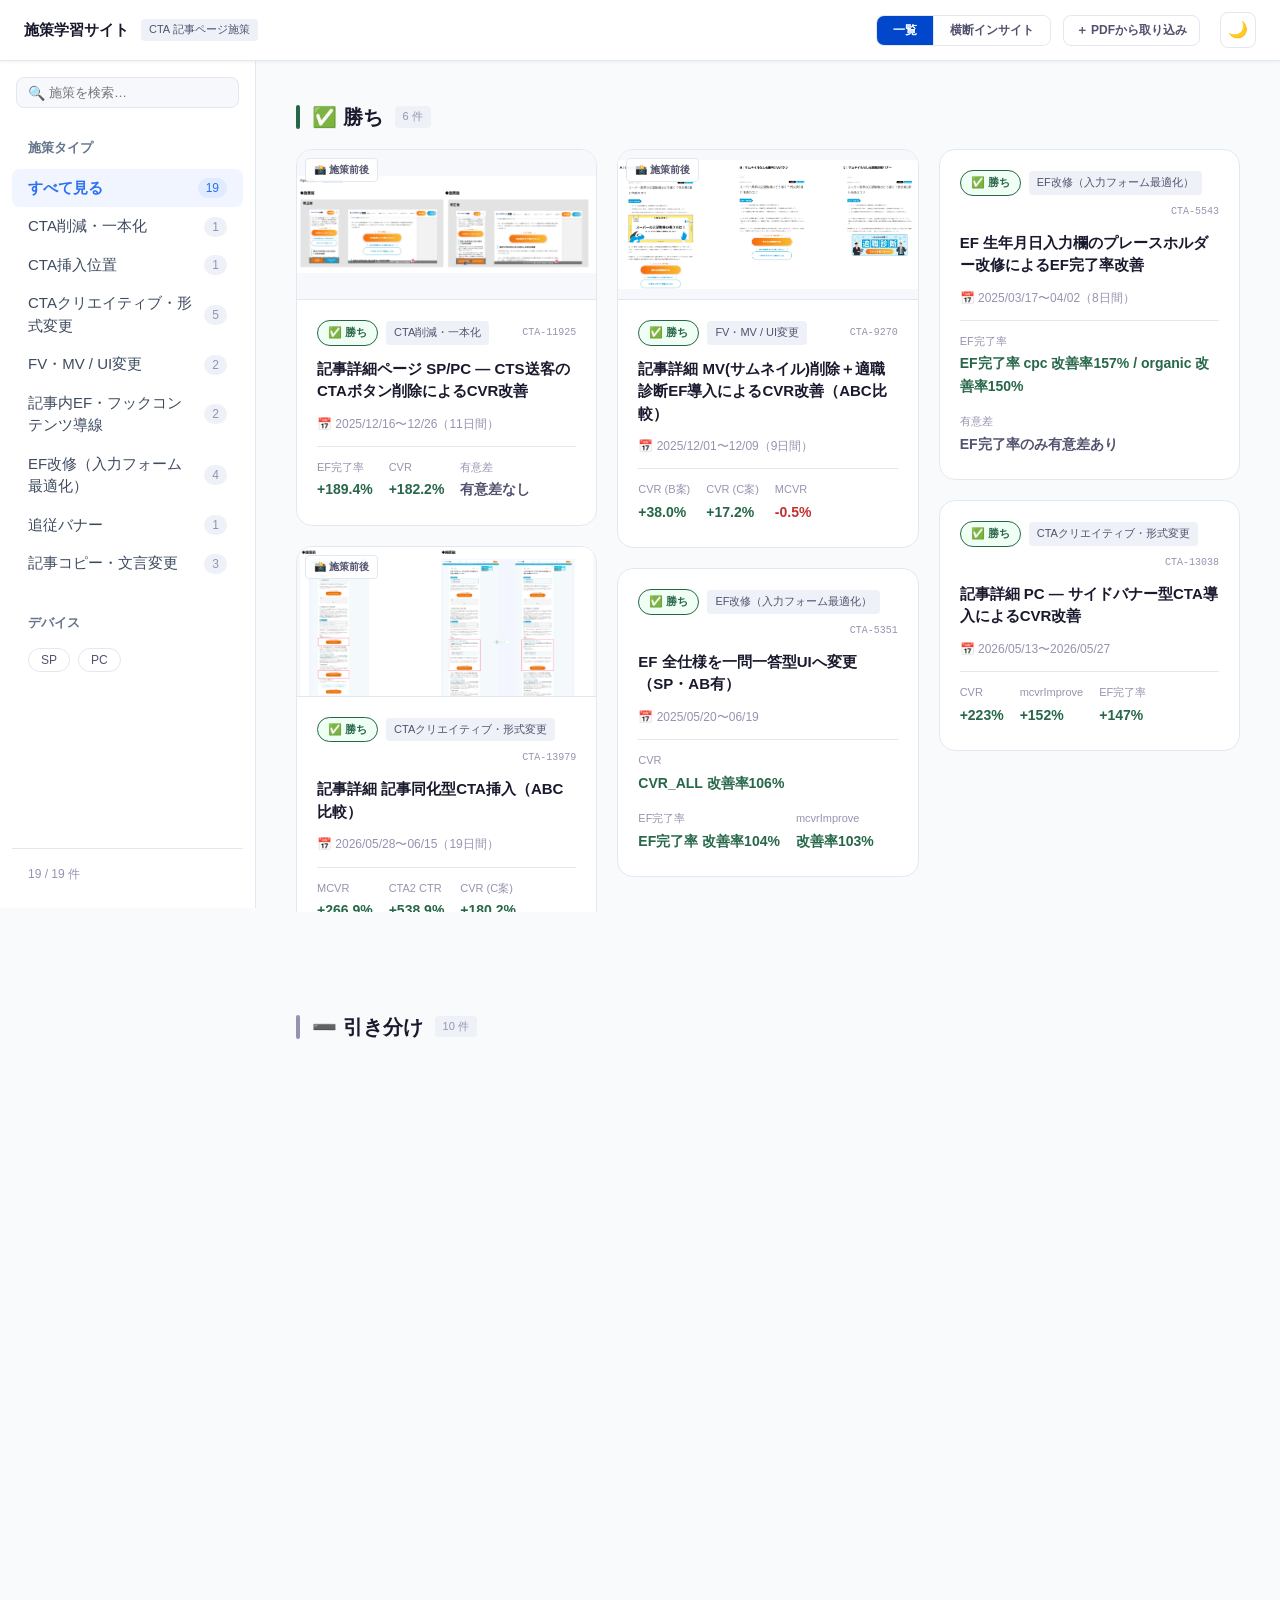
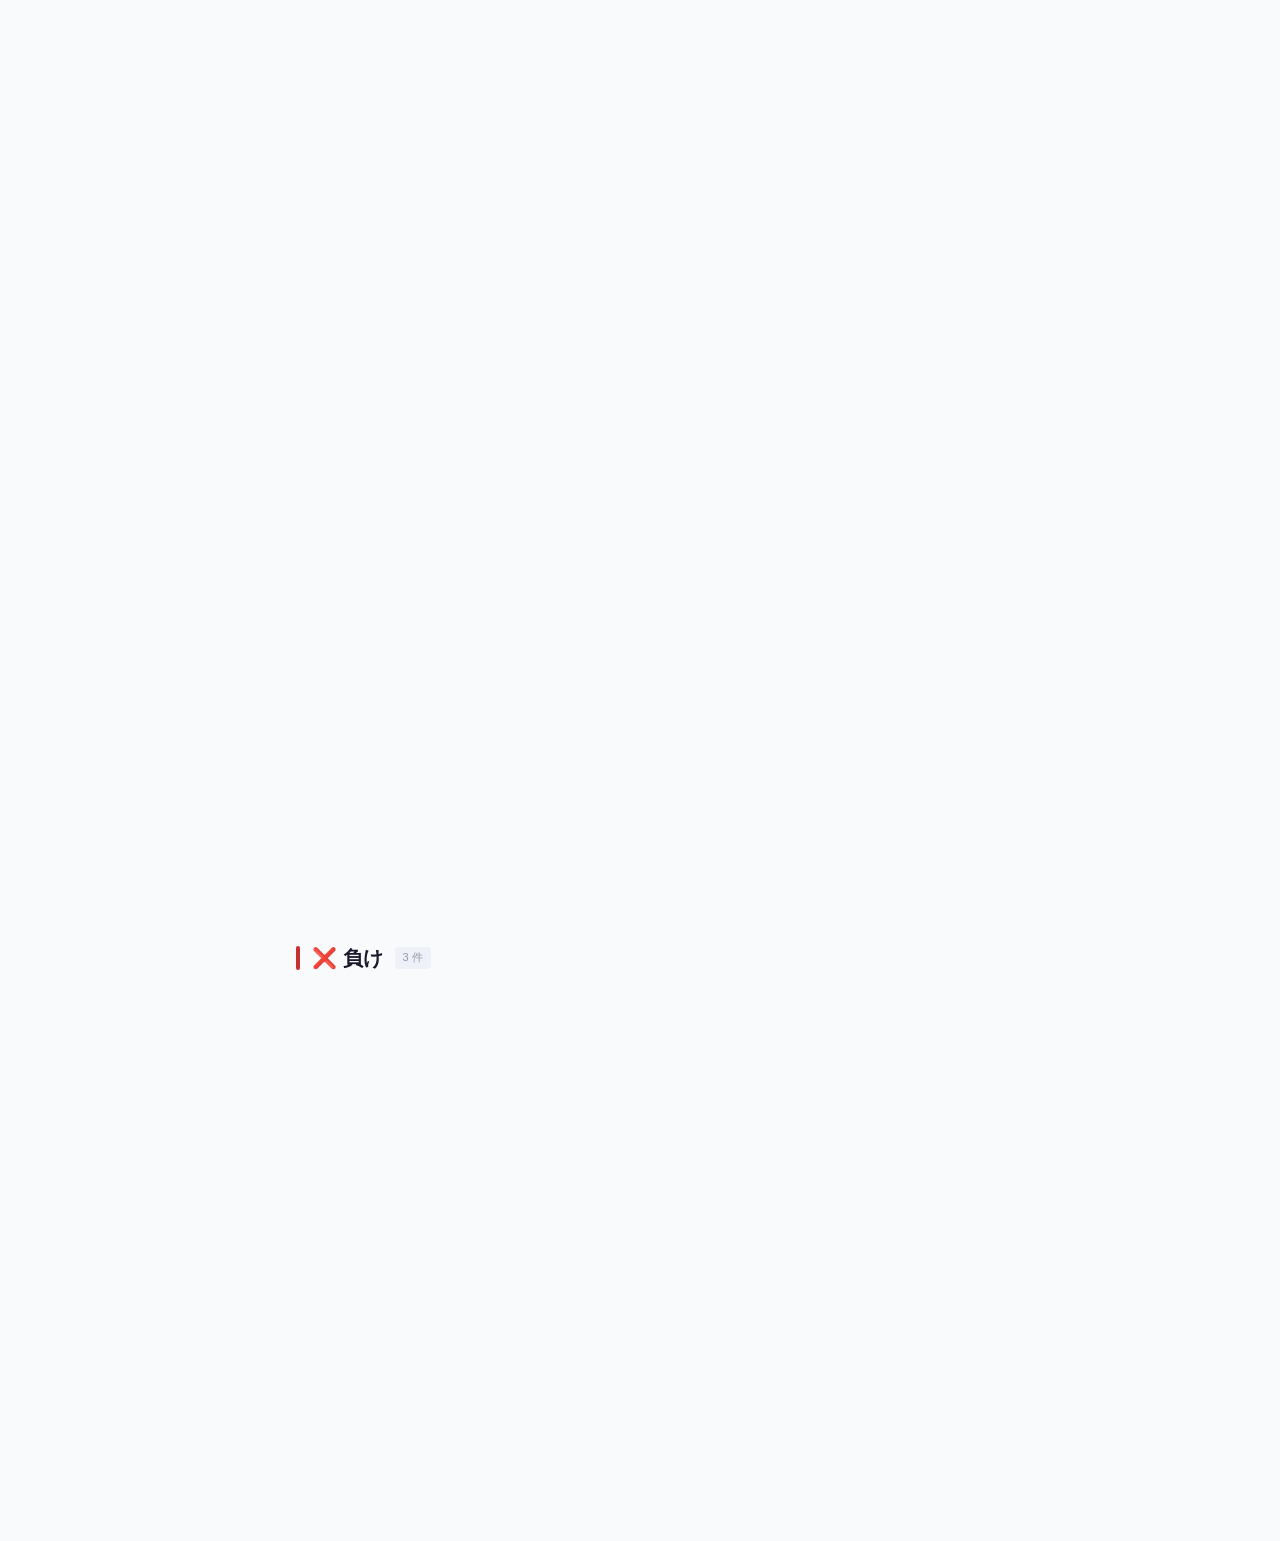
<file: index.html>
<!DOCTYPE html>
<html lang="ja">
<head>
<meta charset="UTF-8">
<meta name="viewport" content="width=device-width, initial-scale=1.0">
<title>施策学習サイト — CTA</title>
<link rel="stylesheet" href="assets/css/style.css">
<script>
/* 保存済みテーマを描画前に適用（チラつき防止）。未選択ならOSの設定に追従。 */
(function(){try{var t=localStorage.getItem('cta-theme');if(t==='dark'||t==='light')document.documentElement.setAttribute('data-theme',t);}catch(e){}})();
</script>
</head>
<body>

<!-- ===== HTML ===== -->
<header class="site-header">
  <span class="site-title">施策学習サイト</span>
  <span class="site-badge">CTA 記事ページ施策</span>
  <div class="view-toggle">
    <button class="view-btn active" id="btn-list" onclick="switchView('list')">一覧</button>
    <button class="view-btn" id="btn-insights" onclick="switchView('insights')">横断インサイト</button>
  </div>
  <button class="import-link" type="button" onclick="openImport()" title="検証用シートPDFをドロップして即カード化（このブラウザに一時保存）">＋ PDFから取り込み</button>
  <button class="theme-toggle" id="theme-toggle" type="button" onclick="toggleTheme()" title="ダークモードに切替" aria-label="ダークモードに切替">🌙</button>
</header>

<div class="layout">
<aside class="sidebar" id="sidebar">
  <div class="sidebar-search">
    <span class="search-icon">🔍</span>
    <input class="search-input" type="text" id="search-input" placeholder="施策を検索…" oninput="applyFilters()">
  </div>
  <div class="sidebar-group">
    <div class="sidebar-title">施策タイプ</div>
    <nav id="sidebar-types"></nav>
  </div>
  <div class="sidebar-group">
    <div class="sidebar-title">デバイス</div>
    <div class="sidebar-devices" id="device-chips"></div>
  </div>
  <div class="sidebar-footer" id="filter-count"></div>
</aside>
<div class="content">

<main class="main">
  <!-- List view -->
  <div id="view-list">
    <div class="result-section" id="section-win">
      <div class="section-head">
        <div class="section-marker win"></div>
        <span class="section-title">✅ 勝ち</span>
        <span class="section-count" id="count-win"></span>
      </div>
      <div class="cards-masonry" id="cards-win"></div>
    </div>
    <div class="result-section" id="section-draw">
      <div class="section-head">
        <div class="section-marker draw"></div>
        <span class="section-title">➖ 引き分け</span>
        <span class="section-count" id="count-draw"></span>
      </div>
      <div class="cards-masonry" id="cards-draw"></div>
    </div>
    <div class="result-section" id="section-loss">
      <div class="section-head">
        <div class="section-marker loss"></div>
        <span class="section-title">❌ 負け</span>
        <span class="section-count" id="count-loss"></span>
      </div>
      <div class="cards-masonry" id="cards-loss"></div>
    </div>
    <div id="no-results" style="display:none">
      <div class="empty-card">該当する施策が見つかりません。フィルターを変更してください。</div>
    </div>
  </div>

  <!-- Insights view -->
  <div id="view-insights">
    <div class="ins-panel" style="margin-bottom:var(--sp-24)">
      <div class="ins-panel-title"><span class="ins-panel-icon">📊</span> 全体勝率</div>
      <div class="score-bar-wrap">
        <div class="score-bar" id="score-bar"></div>
        <div class="score-legend">
          <div class="score-legend-item"><div class="legend-dot" style="background:var(--win-border)"></div>勝ち</div>
          <div class="score-legend-item"><div class="legend-dot" style="background:var(--draw-border)"></div>引き分け</div>
          <div class="score-legend-item"><div class="legend-dot" style="background:var(--loss-border)"></div>負け</div>
        </div>
      </div>
      <p style="font-size:13px;color:var(--text-medium);margin-top:var(--sp-8)">判定方法: チームの採用判断基準（案C） — 寄せ対応・本番採用 = 勝ち、デバイス別採用 = 引き分け、未採用 = 負け</p>
    </div>
    <div class="ins-grid">
      <div class="ins-panel">
        <div class="ins-panel-title"><span class="ins-panel-icon">💡</span> 横断パターン</div>
        <div id="pattern-list"></div>
      </div>
      <div class="ins-panel">
        <div class="ins-panel-title"><span class="ins-panel-icon">🧪</span> 仮説の外れパターン</div>
        <div id="hypo-miss-list"></div>
      </div>
    </div>

    <h2 style="font-size:15px;font-weight:700;margin-bottom:var(--sp-16);color:var(--text-high)">施策別サマリ</h2>
    <div class="ins-grid" id="all-cards-insights"></div>
  </div>
</main>

</div><!-- /.content -->
</div><!-- /.layout -->

<!-- ===== PDF取り込みオーバーレイ（サイト上で即カード化・localStorage保存） ===== -->
<div class="import-overlay" id="import-overlay" onclick="closeImportOnOverlay(event)">
  <div class="import-modal">
    <div class="import-modal-head">
      <strong>PDFから施策カードを取り込み</strong>
      <button class="modal-close" type="button" onclick="closeImport()">×</button>
    </div>
    <p class="import-note">
      検証用シートPDFをドロップすると、このブラウザに<strong>即カード化</strong>されます。
      ⚠️ これは <strong>measures.js に未保存＝他の人には共有されません</strong>（このブラウザのみ）。
      機械抽出のみの下書きで、判定（勝ち/負け）・事実/AI推論の仕分け・デザイン観点は<strong>要レビュー</strong>です。
    </p>
    <div id="site-drop" class="site-drop">
      <strong>PDFをここにドロップ</strong><br>
      <span>またはクリックして選択（.pdf）</span>
      <input type="file" id="site-file" accept="application/pdf,.pdf" hidden>
    </div>
    <div id="import-status" class="import-status"></div>
    <p class="import-foot">
      measures.js に「正」として保存し全員に共有したい場合は
      <a href="tools/import.html">取り込みツール（スニペット出力）</a> を使ってください。
    </p>
  </div>
</div>

<!-- ===== Modal ===== -->
<div class="modal-overlay" id="modal-overlay" onclick="closeModalOnOverlay(event)">
  <div class="modal" id="modal">
    <div class="modal-header">
      <div class="modal-hinfo">
        <div class="modal-badges" id="modal-badges"></div>
        <div class="modal-title" id="modal-title"></div>
        <div class="modal-id" id="modal-id"></div>
      </div>
      <button class="modal-close" onclick="closeModal()">×</button>
    </div>
    <div class="modal-body" id="modal-body"></div>
  </div>
</div>

<!-- ===== データ（施策の正: MEASURES / INSIGHTS / SCREENSHOTS） ===== -->
<script src="data/measures.js"></script>
<!-- ===== PDF取り込み用（pdf.jsローカル同梱・CDN不使用）+ 共通抽出ロジック ===== -->
<script>window.PDFJS_WORKER_SRC = "vendor/pdfjs/pdf.worker.min.js";</script>
<script src="vendor/pdfjs/pdf.min.js"></script>
<script src="assets/js/extract.js"></script>
<!-- ===== 表示ロジック（末尾で init() 実行） ===== -->
<script src="assets/js/app.js"></script>

</body>
</html>
</file>
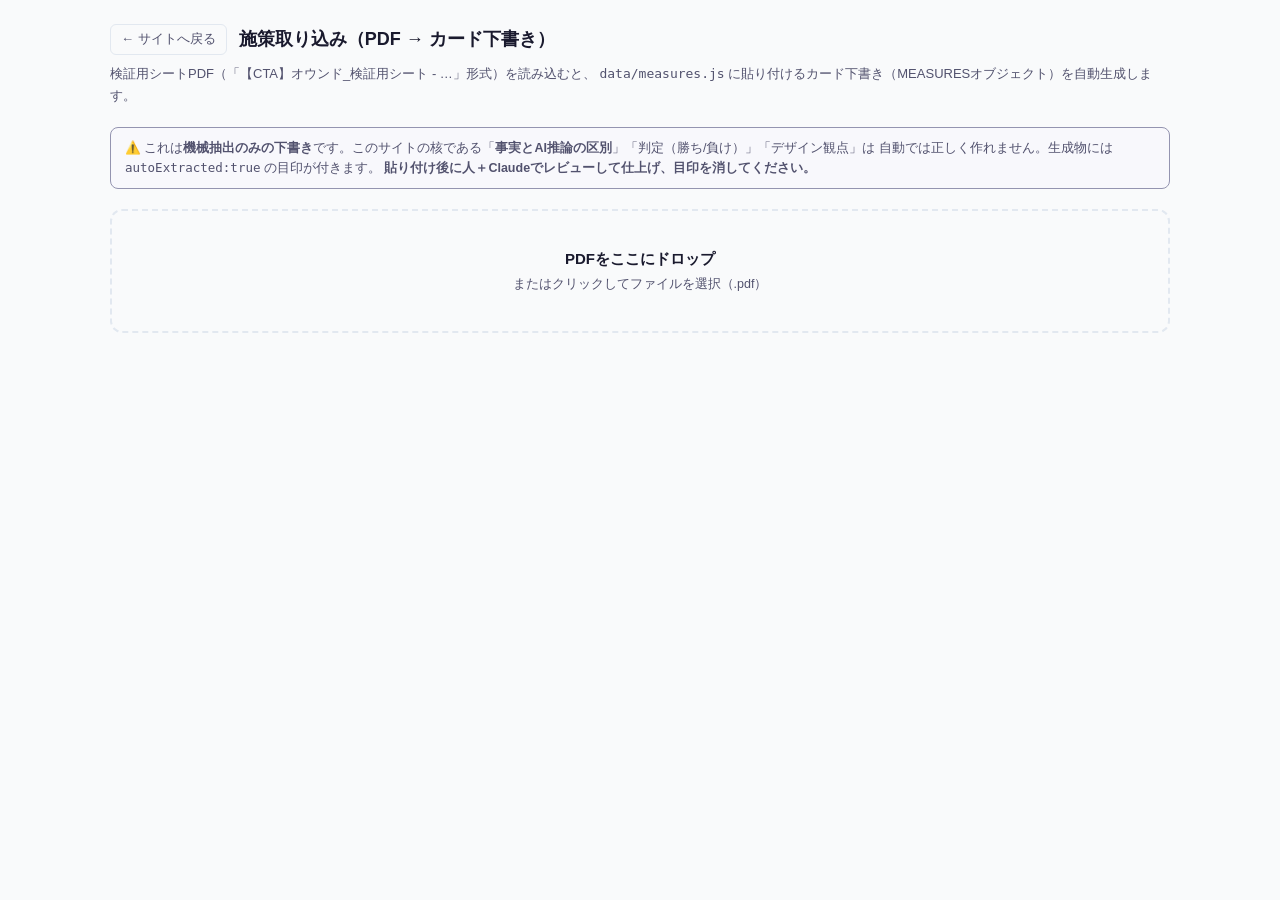
<file: tools/import.html>
<!DOCTYPE html>
<html lang="ja">
<head>
<meta charset="UTF-8">
<meta name="viewport" content="width=device-width, initial-scale=1.0">
<title>施策取り込み（PDF→カード下書き） — CTA</title>
<script>
(function(){try{var t=localStorage.getItem('cta-theme');if(t==='dark'||t==='light')document.documentElement.setAttribute('data-theme',t);}catch(e){}})();
</script>
<link rel="stylesheet" href="../assets/css/style.css">
<style>
  .imp-wrap { max-width: 1100px; margin: 0 auto; padding: 24px 20px 60px; }
  .imp-head { display:flex; align-items:center; gap:12px; margin-bottom:8px; }
  .imp-head h1 { font-size:18px; font-weight:700; color:var(--text-high); margin:0; }
  .back-link { font-size:13px; color:var(--text-medium); text-decoration:none; border:1px solid var(--border-low); padding:4px 10px; border-radius:6px; }
  .lead { font-size:13px; color:var(--text-medium); line-height:1.7; margin:4px 0 20px; }
  .warn-note { background:var(--draw-bg,#fff8e6); border:1px solid var(--draw-border,#e0b400); border-radius:8px; padding:10px 14px; font-size:12.5px; color:var(--text-medium); line-height:1.6; margin-bottom:20px; }
  #drop { border:2px dashed var(--border-low); border-radius:12px; padding:36px 20px; text-align:center; cursor:pointer; color:var(--text-medium); transition:.15s; background:var(--bg-card,transparent); }
  #drop.over { border-color:var(--win-border,#2a9d5c); background:var(--win-bg,#eefaf1); }
  #drop strong { color:var(--text-high); font-size:15px; }
  .status { margin:14px 0; font-size:13px; min-height:20px; line-height:1.6; }
  .status.ok { color:var(--win-border,#2a9d5c); }
  .status.err { color:var(--loss-border,#c0392b); }
  #result-area { display:none; margin-top:20px; }
  .cols { display:grid; grid-template-columns: 1fr 1fr; gap:24px; align-items:start; }
  @media (max-width:840px){ .cols { grid-template-columns:1fr; } }
  .col h3 { font-size:14px; font-weight:700; color:var(--text-high); margin:0 0 12px; }
  .detail { margin-top:16px; }
  .detail-sec { margin-bottom:14px; }
  .detail-sec h4 { font-size:12px; font-weight:700; color:var(--text-medium); margin:0 0 4px; }
  .detail-sec p { font-size:13px; color:var(--text-high); margin:0; line-height:1.6; }
  .detail .blk-list { margin:0; padding-left:18px; }
  .detail .blk-list li { font-size:12.5px; color:var(--text-high); line-height:1.6; margin-bottom:3px; }
  .muted { font-size:12px; color:var(--text-low,#999); margin:0; }
  #snippet { width:100%; height:420px; font-family:ui-monospace,Menlo,Consolas,monospace; font-size:12px; line-height:1.5; padding:12px; border:1px solid var(--border-low); border-radius:8px; background:var(--bg-card,#fafafa); color:var(--text-high); resize:vertical; box-sizing:border-box; }
  .btn { font-size:13px; font-weight:600; padding:7px 14px; border-radius:7px; border:1px solid var(--border-low); background:transparent; color:var(--text-high); cursor:pointer; }
  .btn.primary { background:var(--win-border,#2a9d5c); color:#fff; border-color:transparent; }
  .warnings { background:var(--loss-bg,#fdecea); border:1px solid var(--loss-border,#c0392b); border-radius:8px; padding:10px 14px 10px 30px; margin:0 0 14px; }
  .warnings li { font-size:12.5px; color:var(--text-high); line-height:1.6; margin-bottom:4px; }
  .steps { font-size:12.5px; color:var(--text-medium); line-height:1.8; margin-top:10px; padding-left:18px; }
</style>
</head>
<body>
<div class="imp-wrap">
  <div class="imp-head">
    <a class="back-link" href="../index.html">← サイトへ戻る</a>
    <h1>施策取り込み（PDF → カード下書き）</h1>
  </div>
  <p class="lead">
    検証用シートPDF（「【CTA】オウンド_検証用シート - …」形式）を読み込むと、
    <code>data/measures.js</code> に貼り付けるカード下書き（MEASURESオブジェクト）を自動生成します。
  </p>
  <div class="warn-note">
    ⚠️ これは<strong>機械抽出のみの下書き</strong>です。このサイトの核である「<strong>事実とAI推論の区別</strong>」「判定（勝ち/負け）」「デザイン観点」は
    自動では正しく作れません。生成物には <code>autoExtracted:true</code> の目印が付きます。
    <strong>貼り付け後に人＋Claudeでレビューして仕上げ、目印を消してください。</strong>
  </div>

  <div id="drop">
    <strong>PDFをここにドロップ</strong><br>
    <span style="font-size:12.5px">またはクリックしてファイルを選択（.pdf）</span>
    <input type="file" id="file-input" accept="application/pdf,.pdf" hidden>
  </div>

  <div id="status" class="status"></div>

  <div id="result-area">
    <ul class="warnings" id="warnings"></ul>
    <div class="cols">
      <div class="col">
        <h3>プレビュー（抽出内容の確認）</h3>
        <div id="preview"></div>
      </div>
      <div class="col">
        <h3>measures.js 貼り付け用スニペット</h3>
        <button class="btn primary" id="copy-btn" style="margin-bottom:10px">📋 コピー</button>
        <textarea id="snippet" spellcheck="false" readonly></textarea>
        <ol class="steps">
          <li><code>data/measures.js</code> を開く</li>
          <li><code>MEASURES</code> 配列の末尾（最後の <code>}</code> の後）に <code>,</code> を付けて貼り付け</li>
          <li>ブラウザで <code>index.html</code> を開き、カードが出るか確認</li>
          <li><strong>Claudeにレビュー依頼</strong>して事実/推論・判定・デザイン観点を仕上げ、<code>autoExtracted</code> 行を削除</li>
        </ol>
      </div>
    </div>
  </div>
</div>

<!-- pdf.js（ローカル同梱・CDN不使用）+ 共通抽出ロジック -->
<script>window.PDFJS_WORKER_SRC = "../vendor/pdfjs/pdf.worker.min.js";</script>
<script src="../vendor/pdfjs/pdf.min.js"></script>
<script src="../assets/js/extract.js"></script>
<!-- 取り込みツールUI -->
<script src="import.js"></script>
</body>
</html>
</file>
<file: assets/css/style.css>
/* ===== CT Design System Tokens ===== */
:root {
  --surface-primary:     #FFFFFF;
  --surface-secondary:   #F6F8FC;
  --surface-tertiary:    #EEF1F7;
  --surface-primary-high:#E8EEFB;
  --surface-accent:      #FFF4EE;
  --surface-success:     #F0FFF4;
  --surface-attention:   #FFF4F4;

  --text-high:    #1A1A2E;
  --text-medium:  #52526E;
  --text-low:     #9494B0;
  --text-white:   #FFFFFF;
  --text-primary: #0047CC;
  --text-accent:  #D45A00;
  --text-caution: #C53030;
  --text-success: #276749;

  --border-low:  #E2E8F0;
  --border-high: #B8C3D8;

  --brand-primary: #0047CC;

  /* --- 従来ハードコードだった色をトークン化（light値は従来と同一・ダークで上書き） --- */
  --surface-page:        #F9FAFB;   /* body背景 */
  --sidebar-title:       #64748B;
  --sidebar-item:        #3D4B5F;
  --sidebar-on-bg:       #F0F5FF;
  --sidebar-on-text:     #2B70EF;
  --sidebar-count-on-bg: #E0EBFF;

  --radius-4:  4px;
  --radius-8:  8px;
  --radius-16: 16px;
  --radius-24: 24px;

  --sp-4:  4px;  --sp-8:  8px;  --sp-12: 12px; --sp-16: 16px;
  --sp-20: 20px; --sp-24: 24px; --sp-32: 32px; --sp-40: 40px;
  --sp-48: 48px; --sp-64: 64px;

  --win-bg:     #F0FFF4; --win-border:  #276749; --win-text:  #276749;
  --draw-bg:    #F8F8FC; --draw-border: #9494B0; --draw-text: #52526E;
  --loss-bg:    #FFF5F5; --loss-border: #C53030; --loss-text: #C53030;
}

* { box-sizing: border-box; margin: 0; padding: 0; }

body {
  font-family: Inter, -apple-system, BlinkMacSystemFont, 'Hiragino Sans', 'Hiragino Kaku Gothic ProN', 'Noto Sans JP', sans-serif;
  background: var(--surface-page);
  color: var(--text-high);
  line-height: 1.6;
  font-size: 15px;
}

/* ===== Header ===== */
.site-header {
  background: var(--surface-primary);
  border-bottom: 1px solid var(--border-low);
  padding: var(--sp-12) var(--sp-24);
  display: flex;
  align-items: center;
  gap: var(--sp-12);
  position: sticky;
  top: 0;
  z-index: 100;
  box-shadow: 0 1px 4px rgba(0,0,0,.06);
}
.site-title { font-size: 15px; font-weight: 700; }
.site-badge {
  font-size: 11px; color: var(--text-medium);
  background: var(--surface-tertiary); padding: 2px 8px;
  border-radius: var(--radius-4);
}
.view-toggle {
  margin-left: auto; display: flex;
  border: 1px solid var(--border-low);
  border-radius: var(--radius-8); overflow: hidden;
}
.view-btn {
  padding: 6px 16px; font-size: 12px; font-weight: 600;
  color: var(--text-medium); background: var(--surface-primary);
  border: none; cursor: pointer; transition: all .15s;
}
.view-btn + .view-btn { border-left: 1px solid var(--border-low); }
.view-btn:hover { background: var(--surface-secondary); }
.view-btn.active { background: var(--brand-primary); color: var(--text-white); }
.import-link {
  font-size: 12px; font-weight: 600; color: var(--text-medium);
  text-decoration: none; padding: 6px 12px; font-family: inherit; cursor: pointer;
  background: var(--surface-primary);
  border: 1px solid var(--border-low); border-radius: var(--radius-8);
  transition: all .15s; white-space: nowrap;
}
.import-link:hover { background: var(--surface-secondary); border-color: var(--border-high); color: var(--text-high); }

/* ===== PDF取り込みオーバーレイ ===== */
.import-overlay {
  display: none; position: fixed; inset: 0; z-index: 200;
  background: rgba(0,0,0,.45); align-items: flex-start; justify-content: center;
  padding: 8vh 16px;
}
.import-overlay.open { display: flex; }
.import-modal {
  background: var(--surface-primary); border-radius: var(--radius-8);
  max-width: 560px; width: 100%; padding: var(--sp-24);
  box-shadow: 0 12px 40px rgba(0,0,0,.25);
}
.import-modal-head { display: flex; align-items: center; justify-content: space-between; margin-bottom: var(--sp-12); }
.import-modal-head strong { font-size: 15px; color: var(--text-high); }
.import-note { font-size: 12.5px; color: var(--text-medium); line-height: 1.7; margin: 0 0 var(--sp-16); }
.site-drop {
  border: 2px dashed var(--border-low); border-radius: var(--radius-8);
  padding: 32px 16px; text-align: center; cursor: pointer; color: var(--text-medium);
  transition: .15s;
}
.site-drop.over { border-color: var(--win-border); background: var(--win-bg); }
.site-drop strong { color: var(--text-high); font-size: 14px; }
.site-drop span { font-size: 12px; }
.import-status { min-height: 20px; font-size: 12.5px; line-height: 1.6; margin-top: var(--sp-12); }
.import-status.ok { color: var(--win-border); }
.import-status.err { color: var(--loss-border); }
.import-foot { font-size: 11.5px; color: var(--text-medium); margin: var(--sp-16) 0 0; }

/* ===== 取り込み(未保存)カードの目印 ===== */
.local-tag {
  font-size: 10px; font-weight: 700; color: #fff; background: #d08700;
  padding: 1px 6px; border-radius: 4px; white-space: nowrap;
}
.card-wrap { position: relative; }
.local-del {
  position: absolute; top: 6px; right: 6px; z-index: 3;
  width: 22px; height: 22px; border-radius: 50%; border: none;
  background: rgba(0,0,0,.55); color: #fff; font-size: 13px; line-height: 1; cursor: pointer;
}
.local-del:hover { background: var(--loss-border); }
.local-banner {
  background: #fff6e5; border: 1px solid #e6b400; border-radius: 8px;
  padding: 10px 12px; margin-bottom: var(--sp-16); font-size: 12.5px; line-height: 1.6; color: #6b4e00;
}
:root[data-theme="dark"] .local-banner { background: #3a2f10; color: #f0d78a; border-color: #7a6410; }
.local-banner .lb-actions { margin-top: 8px; display: flex; gap: 8px; flex-wrap: wrap; }
.local-banner button {
  font-size: 12px; font-weight: 600; padding: 5px 10px; border-radius: 6px; cursor: pointer;
  border: 1px solid var(--border-low); background: var(--surface-primary); color: var(--text-high);
}
.local-banner button.danger { border-color: var(--loss-border); color: var(--loss-border); }

/* ===== Filter bar ===== */
.filter-bar {
  background: var(--surface-primary);
  border-bottom: 1px solid var(--border-low);
  padding: var(--sp-12) var(--sp-24);
  display: flex; flex-wrap: wrap; gap: var(--sp-12); align-items: center;
}
.search-wrap { position: relative; }
.search-icon {
  position: absolute; left: 10px; top: 50%; transform: translateY(-50%);
  color: var(--text-low); pointer-events: none; font-size: 14px;
}
.search-input {
  padding: 7px 12px 7px 32px;
  border: 1px solid var(--border-low); border-radius: var(--radius-8);
  font-size: 13px; color: var(--text-high);
  background: var(--surface-secondary);
  outline: none; width: 240px; transition: border-color .15s;
}
.search-input:focus { border-color: var(--brand-primary); background: var(--surface-primary); }
.filter-group { display: flex; align-items: center; gap: var(--sp-8); flex-wrap: wrap; }
.filter-label { font-size: 11px; color: var(--text-low); white-space: nowrap; }
.chip {
  padding: 4px 12px; border: 1px solid var(--border-low);
  border-radius: var(--radius-24); font-size: 12px; color: var(--text-medium);
  background: var(--surface-primary); cursor: pointer;
  transition: all .15s; user-select: none;
}
.chip:hover { border-color: var(--brand-primary); color: var(--brand-primary); }
.chip.on {
  background: var(--surface-primary-high);
  border-color: var(--brand-primary); color: var(--brand-primary); font-weight: 600;
}
.filter-count {
  font-size: 11px; color: var(--text-low); margin-left: auto;
}

/* ===== Main ===== */
/* ===== Layout（サイドバー＋コンテンツ / melta UI準拠） ===== */
.layout { display: flex; align-items: flex-start; }
.content { flex: 1; min-width: 0; }
.sidebar {
  width: 256px; flex-shrink: 0;
  position: sticky; top: 53px;
  height: calc(100vh - 53px); overflow-y: auto;
  padding: var(--sp-16) var(--sp-12) var(--sp-24);
  background: var(--surface-primary);
  border-right: 1px solid var(--border-low);
  display: flex; flex-direction: column; gap: var(--sp-24);
}
.sidebar-search { position: relative; padding: 0 var(--sp-4); }
.sidebar-search .search-icon { left: 16px; }
.sidebar-search .search-input { width: 100%; }
.sidebar-group { display: flex; flex-direction: column; gap: 2px; }
.sidebar-title {
  font-size: 13px; font-weight: 600; color: var(--sidebar-title);
  padding: 6px var(--sp-16); margin-bottom: 2px;
}
.sidebar-item {
  display: flex; align-items: center; justify-content: space-between; gap: var(--sp-8);
  width: 100%; text-align: left;
  padding: 8px var(--sp-16); border: none; border-radius: var(--radius-8);
  background: transparent; cursor: pointer;
  font-size: 15px; font-weight: 500; color: var(--sidebar-item); line-height: 1.5;
  transition: background .12s;
}
.sidebar-item:hover { background: var(--surface-secondary); }
.sidebar-item.on {
  background: var(--sidebar-on-bg); color: var(--sidebar-on-text); font-weight: 600;
}
.sidebar-count {
  font-size: 12px; color: var(--text-low); font-weight: 400;
  background: var(--surface-tertiary); padding: 1px 8px; border-radius: var(--radius-24);
  flex-shrink: 0;
}
.sidebar-item.on .sidebar-count { color: var(--sidebar-on-text); background: var(--sidebar-count-on-bg); }
.sidebar-devices { display: flex; gap: var(--sp-8); padding: 4px var(--sp-16); }
.sidebar-footer {
  margin-top: auto;
  padding: var(--sp-16) var(--sp-16) 0;
  border-top: 1px solid var(--border-low);
  font-size: 12px; color: var(--text-low);
}

.main { max-width: 1200px; margin: 0 auto; padding: var(--sp-40) var(--sp-40) var(--sp-64); }

/* ===== Result section ===== */
.result-section { margin-bottom: var(--sp-64); }
.result-section.hidden { display: none; }
.section-head {
  display: flex; align-items: center; gap: var(--sp-12);
  margin-bottom: var(--sp-16);
}
.section-marker {
  width: 4px; height: 24px; border-radius: 2px;
}
.section-marker.win  { background: var(--win-border); }
.section-marker.draw { background: var(--draw-border); }
.section-marker.loss { background: var(--loss-border); }
.section-title { font-size: 20px; font-weight: 700; }
.section-count {
  font-size: 11px; color: var(--text-low);
  background: var(--surface-tertiary); padding: 2px 8px; border-radius: var(--radius-4);
}

/* ===== Masonry ===== */
.cards-masonry {
  columns: 3 280px; column-gap: var(--sp-20);
}
.card-wrap { break-inside: avoid; margin-bottom: var(--sp-20); }

/* ===== Card（Pinterest風・画像ファースト） ===== */
.card {
  background: var(--surface-primary);
  border: 1px solid var(--border-low); border-radius: var(--radius-16);
  padding: 0; cursor: pointer; overflow: hidden;
  transition: box-shadow .15s, transform .15s;
}
.card:hover {
  box-shadow: 0 4px 20px rgba(0,71,204,.1);
  transform: translateY(-2px);
}
.card-thumb {
  position: relative;
  height: 150px;                 /* 全カード統一（上部おおよそ1/3） */
  background: var(--surface-secondary);
  border-bottom: 1px solid var(--border-low);
  overflow: hidden;
}
.card-thumb img {
  display: block; width: 100%; height: 100%;
  object-fit: contain;           /* 横長の施策前後画像を切らずに全体表示 */
  object-position: center;
}
.thumb-label {
  position: absolute; top: 8px; left: 8px;
  font-size: 10px; font-weight: 700;
  background: rgba(255,255,255,.92); color: var(--text-medium);
  padding: 3px 8px; border-radius: var(--radius-4);
  border: 1px solid var(--border-low);
}
.card-body { padding: var(--sp-20) var(--sp-20) var(--sp-24); }
.card-period {
  font-size: 12px; color: var(--text-low);
  margin-bottom: var(--sp-12);
}
.card-top {
  display: flex; align-items: center; gap: var(--sp-8);
  flex-wrap: wrap; margin-bottom: var(--sp-12);
}
.result-badge {
  display: inline-flex; align-items: center; gap: 4px;
  padding: 3px 10px; border-radius: var(--radius-24);
  font-size: 11px; font-weight: 700;
}
.result-badge.win  { background: var(--win-bg);  color: var(--win-text);  border: 1px solid var(--win-border);  }
.result-badge.draw { background: var(--draw-bg); color: var(--draw-text); border: 1px solid var(--draw-border); }
.result-badge.loss { background: var(--loss-bg); color: var(--loss-text); border: 1px solid var(--loss-border); }
.type-tag {
  font-size: 11px; color: var(--text-medium);
  background: var(--surface-tertiary); padding: 3px 8px; border-radius: var(--radius-4);
}
.card-id { margin-left: auto; font-size: 10px; color: var(--text-low); font-family: monospace; }
.card-title { font-size: 15px; font-weight: 700; color: var(--text-high); margin-bottom: var(--sp-12); line-height: 1.5; }
.factor-block {
  border-left: 3px solid var(--brand-primary);
  padding-left: var(--sp-12); margin-bottom: var(--sp-16);
}
.factor-label { font-size: 10px; font-weight: 700; color: var(--text-primary); text-transform: uppercase; letter-spacing: .5px; margin-bottom: 4px; }
.factor-text { font-size: 12px; color: var(--text-medium); line-height: 1.5; }
.card-meta {
  display: flex; gap: var(--sp-16); flex-wrap: wrap;
  padding-top: var(--sp-12); border-top: 1px solid var(--border-low);
}
.meta-item { display: flex; flex-direction: column; gap: 2px; }
.meta-lbl { font-size: 11px; color: var(--text-low); }
.meta-val { font-size: 14px; font-weight: 700; color: var(--text-medium); }
.meta-val.up   { color: var(--win-text); }
.meta-val.down { color: var(--loss-text); }

/* ===== Empty state ===== */
.empty-card {
  background: var(--surface-primary); border: 1px dashed var(--border-low);
  border-radius: var(--radius-16); padding: var(--sp-40);
  text-align: center; color: var(--text-low); font-size: 13px;
}

/* ===== Modal ===== */
.modal-overlay {
  position: fixed; inset: 0; background: rgba(0,0,0,.45);
  z-index: 200; display: flex; align-items: center; justify-content: center;
  padding: var(--sp-24); opacity: 0; pointer-events: none; transition: opacity .2s;
}
.modal-overlay.open { opacity: 1; pointer-events: all; }
.modal {
  background: var(--surface-primary); border-radius: var(--radius-24);
  max-width: 700px; width: 100%; max-height: 90vh; overflow-y: auto;
  transform: translateY(24px); transition: transform .2s;
}
.modal-overlay.open .modal { transform: translateY(0); }
.modal-header {
  padding: var(--sp-24); border-bottom: 1px solid var(--border-low);
  display: flex; align-items: flex-start; gap: var(--sp-16);
  position: sticky; top: 0; background: var(--surface-primary);
  border-radius: var(--radius-24) var(--radius-24) 0 0; z-index: 1;
}
.modal-hinfo { flex: 1; }
.modal-badges { display: flex; gap: var(--sp-8); margin-bottom: var(--sp-8); flex-wrap: wrap; align-items: center; }
.modal-title { font-size: 18px; font-weight: 700; }
.modal-id { font-size: 12px; color: var(--text-low); font-family: monospace; margin-top: 4px; }
.modal-close {
  width: 32px; height: 32px; border-radius: 50%;
  border: 1px solid var(--border-low); background: var(--surface-primary);
  cursor: pointer; display: flex; align-items: center; justify-content: center;
  font-size: 20px; color: var(--text-medium); flex-shrink: 0;
  transition: background .15s; line-height: 1;
}
.modal-close:hover { background: var(--surface-secondary); }
.modal-body { padding: var(--sp-24); }
.modal-sec { margin-bottom: var(--sp-28); }
.modal-sec-title {
  font-size: 12px; font-weight: 700; color: var(--text-primary);
  text-transform: uppercase; letter-spacing: .5px;
  margin-bottom: var(--sp-12);
  display: flex; align-items: center; gap: var(--sp-8);
}
.modal-sec-title::before {
  content: ''; display: block; width: 3px; height: 12px;
  background: var(--brand-primary); border-radius: 2px;
}

/* Fact / Hypothesis blocks */
.fact-blk {
  background: var(--surface-secondary); border: 1px solid var(--border-low);
  border-radius: var(--radius-8); padding: var(--sp-12) var(--sp-16);
  margin-bottom: var(--sp-8);
}
.hypo-blk {
  background: var(--surface-accent); border: 1px dashed var(--text-accent);
  border-radius: var(--radius-8); padding: var(--sp-12) var(--sp-16);
  margin-bottom: var(--sp-8); position: relative;
}
.blk-label {
  font-size: 10px; font-weight: 700; text-transform: uppercase;
  letter-spacing: .5px; margin-bottom: 6px;
}
.fact-blk .blk-label { color: var(--text-primary); }
.hypo-blk .blk-label { color: var(--text-accent); }
.blk-content { font-size: 13px; color: var(--text-medium); line-height: 1.6; }
.blk-list {
  margin: 0; padding-left: 1.3em;
  font-size: 13px; color: var(--text-medium); line-height: 1.6;
}
.blk-list li { margin-bottom: 6px; }
.blk-list li:last-child { margin-bottom: 0; }

/* Metrics row */
.metrics-row { display: flex; gap: var(--sp-12); flex-wrap: wrap; }
.metric-pill {
  background: var(--surface-secondary); border: 1px solid var(--border-low);
  border-radius: var(--radius-8); padding: var(--sp-12) var(--sp-16); flex: 1; min-width: 100px;
}
.metric-lbl { font-size: 10px; color: var(--text-low); margin-bottom: 4px; }
.metric-val { font-size: 18px; font-weight: 700; color: var(--text-high); }
.metric-sub { font-size: 11px; color: var(--text-medium); margin-top: 2px; }

/* Insight list */
.insight-items { display: flex; flex-direction: column; gap: var(--sp-8); }
.insight-row { display: flex; gap: var(--sp-12); align-items: flex-start; }
.ins-dot {
  width: 20px; height: 20px; border-radius: 50%; flex-shrink: 0;
  display: flex; align-items: center; justify-content: center;
  font-size: 10px; font-weight: 700; margin-top: 2px;
}
.ins-dot.pos { background: var(--win-bg); color: var(--win-text); }
.ins-dot.neg { background: var(--loss-bg); color: var(--loss-text); }
.ins-dot.neu { background: var(--surface-tertiary); color: var(--text-medium); }
.ins-text { font-size: 13px; color: var(--text-medium); line-height: 1.5; }

/* Tags row */
.next-actions { display: flex; flex-direction: column; gap: var(--sp-8); }
.action-item {
  display: flex; gap: var(--sp-8); align-items: flex-start;
  padding: var(--sp-8) var(--sp-12); background: var(--surface-primary-high);
  border-radius: var(--radius-8); font-size: 13px; color: var(--text-medium);
}
.action-arrow { color: var(--brand-primary); font-weight: 700; flex-shrink: 0; }

/* ===== Insights view ===== */
#view-insights { display: none; }
#view-insights.active { display: block; }
#view-list.hidden { display: none; }

.ins-grid {
  display: grid;
  grid-template-columns: repeat(auto-fill, minmax(320px, 1fr));
  gap: var(--sp-24);
  margin-bottom: var(--sp-32);
}
.ins-panel {
  background: var(--surface-primary); border: 1px solid var(--border-low);
  border-radius: var(--radius-16); padding: var(--sp-24);
}
.ins-panel-title {
  font-size: 14px; font-weight: 700; margin-bottom: var(--sp-16);
  display: flex; align-items: center; gap: var(--sp-8);
}
.ins-panel-icon { font-size: 18px; }
.pattern-row {
  padding: var(--sp-12) 0; border-bottom: 1px solid var(--border-low);
  display: flex; gap: var(--sp-12); align-items: flex-start;
}
.pattern-row:last-child { border-bottom: none; padding-bottom: 0; }
.pattern-ico { font-size: 16px; flex-shrink: 0; margin-top: 2px; }
.pattern-body {}
.pattern-txt { font-size: 13px; color: var(--text-medium); line-height: 1.5; }
.pattern-src { font-size: 11px; color: var(--text-low); margin-top: 3px; }

.score-bar-wrap { margin: var(--sp-16) 0; }
.score-bar {
  display: flex; border-radius: var(--radius-8); overflow: hidden;
  height: 28px; background: var(--surface-tertiary);
}
.score-seg {
  display: flex; align-items: center; justify-content: center;
  font-size: 11px; font-weight: 700; color: white; transition: width .4s;
}
.score-seg.win  { background: var(--win-border); }
.score-seg.draw { background: var(--draw-border); }
.score-seg.loss { background: var(--loss-border); }
.score-legend {
  display: flex; gap: var(--sp-16); margin-top: var(--sp-8);
}
.score-legend-item { display: flex; align-items: center; gap: 6px; font-size: 12px; color: var(--text-medium); }
.legend-dot { width: 10px; height: 10px; border-radius: 50%; }

/* ===== Design Insights ===== */
:root {
  --design-bg:     #F5F0FF;
  --design-border: #9B72E8;
  --design-text:   #6B3AC9;
  --di-good-bg:    #F0FFF4; --di-good-text: #276749; --di-good-border: #9AE6B4;
  --di-caution-bg: #FFFBEB; --di-caution-text: #B45309; --di-caution-border: #FCD34D;
  --di-bad-bg:     #FFF5F5; --di-bad-text: #C53030; --di-bad-border: #FCA5A5;
}
.di-section {
  background: var(--design-bg); border: 1px solid var(--design-border);
  border-radius: var(--radius-8); padding: var(--sp-12);
  margin-bottom: var(--sp-12);
}
.di-header {
  font-size: 10px; font-weight: 700; color: var(--design-text);
  text-transform: uppercase; letter-spacing: .5px;
  margin-bottom: var(--sp-8); display: flex; align-items: center; gap: 4px;
}
.di-row {
  display: flex; gap: var(--sp-8); align-items: flex-start;
  padding: 6px var(--sp-8);
  border-radius: var(--radius-4); margin-bottom: 4px;
}
.di-row:last-child { margin-bottom: 0; }
.di-row.good    { background: var(--di-good-bg); border: 1px solid var(--di-good-border); }
.di-row.caution { background: var(--di-caution-bg); border: 1px solid var(--di-caution-border); }
.di-row.bad     { background: var(--di-bad-bg); border: 1px solid var(--di-bad-border); }
.di-icon { font-size: 12px; flex-shrink: 0; line-height: 1.6; }
.di-text { font-size: 12px; line-height: 1.5; }
.di-row.good    .di-text { color: var(--di-good-text); }
.di-row.caution .di-text { color: var(--di-caution-text); }
.di-row.bad     .di-text { color: var(--di-bad-text); }

/* modal design section */
.di-modal-row {
  display: flex; gap: var(--sp-12); align-items: flex-start;
  padding: var(--sp-12) var(--sp-16); border-radius: var(--radius-8);
  margin-bottom: var(--sp-8);
}
.di-modal-row.good    { background: var(--di-good-bg); border: 1px solid var(--di-good-border); }
.di-modal-row.caution { background: var(--di-caution-bg); border: 1px solid var(--di-caution-border); }
.di-modal-row.bad     { background: var(--di-bad-bg); border: 1px solid var(--di-bad-border); }
.di-modal-icon { font-size: 16px; flex-shrink: 0; margin-top: 2px; }
.di-modal-text { font-size: 13px; line-height: 1.6; }
.di-modal-row.good    .di-modal-text { color: var(--di-good-text); }
.di-modal-row.caution .di-modal-text { color: var(--di-caution-text); }
.di-modal-row.bad     .di-modal-text { color: var(--di-bad-text); }

@media (max-width: 640px) {
  .main { padding: var(--sp-16); }
  .filter-bar { padding: var(--sp-12) var(--sp-16); }
  .site-header { padding: var(--sp-12) var(--sp-16); }
  .cards-masonry { columns: 1; }
  .layout { display: block; }
  .sidebar {
    width: 100%; position: static; height: auto; max-height: none;
    gap: var(--sp-12);
    padding: var(--sp-12) var(--sp-16);
    border-right: none; border-bottom: 1px solid var(--border-low);
  }
  .sidebar-title { display: none; }
  .sidebar-group nav, #sidebar-types { display: flex; gap: var(--sp-4); overflow-x: auto; }
  .sidebar-item { width: auto; white-space: nowrap; }
  .sidebar-footer { display: none; }
}

/* ===================================================================
   ヘッダーのテーマ切替ボタン
   =================================================================== */
.theme-toggle {
  margin-left: var(--sp-8);
  flex-shrink: 0;
  width: 36px; height: 36px;
  display: inline-flex; align-items: center; justify-content: center;
  font-size: 16px; line-height: 1;
  background: var(--surface-primary);
  border: 1px solid var(--border-low);
  border-radius: var(--radius-8);
  cursor: pointer;
  transition: background .15s, border-color .15s;
}
.theme-toggle:hover { background: var(--surface-secondary); border-color: var(--border-high); }

/* ===================================================================
   ダークモード
   - システム設定に追従（@media prefers-color-scheme: dark）
   - ヘッダーの切替ボタンで明示指定した data-theme が優先
     （:root[data-theme] の specificity が @media 内 :root を上回る）
   - 明示 light の時は @media(dark) を :not() で除外してライトを維持
   色は全てトークン経由なので、ここでトークンを上書きするだけで全体が切り替わる。
   =================================================================== */
@media (prefers-color-scheme: dark) {
  :root:not([data-theme="light"]) {
    --surface-page:        #0F1116;
    --surface-primary:     #191C23;
    --surface-secondary:   #14171D;
    --surface-tertiary:    #23272F;
    --surface-primary-high:#1C2740;
    --surface-accent:      #2A1E15;
    --surface-success:     #15241B;
    --surface-attention:   #2A1717;

    --text-high:    #E9EBF1;
    --text-medium:  #AAB0C0;
    --text-low:     #757B8E;
    --text-white:   #FFFFFF;
    --text-primary: #6699F5;
    --text-accent:  #F2A365;
    --text-caution: #F2777A;
    --text-success: #6FD696;

    --border-low:  #2B303B;
    --border-high: #3C4353;

    --brand-primary: #3A6DE0;

    --win-bg:  #15241B; --win-border:  #4CA673; --win-text:  #6FD696;
    --draw-bg: #1E222B; --draw-border: #757B8E; --draw-text: #AAB0C0;
    --loss-bg: #2A1717; --loss-border: #E15555; --loss-text: #F2777A;

    --design-bg:     #241A33; --design-border: #9B72E8; --design-text:   #C7ABF7;
    --di-good-bg:    #15241B; --di-good-text: #6FD696; --di-good-border: #2F6A45;
    --di-caution-bg: #2A2310; --di-caution-text: #F2C14E; --di-caution-border: #7C5E1F;
    --di-bad-bg:     #2A1717; --di-bad-text: #F2777A; --di-bad-border: #7C2F2F;

    --surface-page:        #0F1116;
    --sidebar-title:       #8A90A2;
    --sidebar-item:        #C6CBD8;
    --sidebar-on-bg:       rgba(58,109,224,.20);
    --sidebar-on-text:     #7FA6F5;
    --sidebar-count-on-bg: rgba(58,109,224,.30);
  }
}
:root[data-theme="dark"] {
  --surface-page:        #0F1116;
  --surface-primary:     #191C23;
  --surface-secondary:   #14171D;
  --surface-tertiary:    #23272F;
  --surface-primary-high:#1C2740;
  --surface-accent:      #2A1E15;
  --surface-success:     #15241B;
  --surface-attention:   #2A1717;

  --text-high:    #E9EBF1;
  --text-medium:  #AAB0C0;
  --text-low:     #757B8E;
  --text-white:   #FFFFFF;
  --text-primary: #6699F5;
  --text-accent:  #F2A365;
  --text-caution: #F2777A;
  --text-success: #6FD696;

  --border-low:  #2B303B;
  --border-high: #3C4353;

  --brand-primary: #3A6DE0;

  --win-bg:  #15241B; --win-border:  #4CA673; --win-text:  #6FD696;
  --draw-bg: #1E222B; --draw-border: #757B8E; --draw-text: #AAB0C0;
  --loss-bg: #2A1717; --loss-border: #E15555; --loss-text: #F2777A;

  --design-bg:     #241A33; --design-border: #9B72E8; --design-text:   #C7ABF7;
  --di-good-bg:    #15241B; --di-good-text: #6FD696; --di-good-border: #2F6A45;
  --di-caution-bg: #2A2310; --di-caution-text: #F2C14E; --di-caution-border: #7C5E1F;
  --di-bad-bg:     #2A1717; --di-bad-text: #F2777A; --di-bad-border: #7C2F2F;

  --sidebar-title:       #8A90A2;
  --sidebar-item:        #C6CBD8;
  --sidebar-on-bg:       rgba(58,109,224,.20);
  --sidebar-on-text:     #7FA6F5;
  --sidebar-count-on-bg: rgba(58,109,224,.30);
}
/* ダーク時はカードのホバー影を暗い影に（青グローは背景に沈むため） */
@media (prefers-color-scheme: dark) {
  :root:not([data-theme="light"]) .card:hover { box-shadow: 0 4px 20px rgba(0,0,0,.45); }
}
:root[data-theme="dark"] .card:hover { box-shadow: 0 4px 20px rgba(0,0,0,.45); }
</file>
